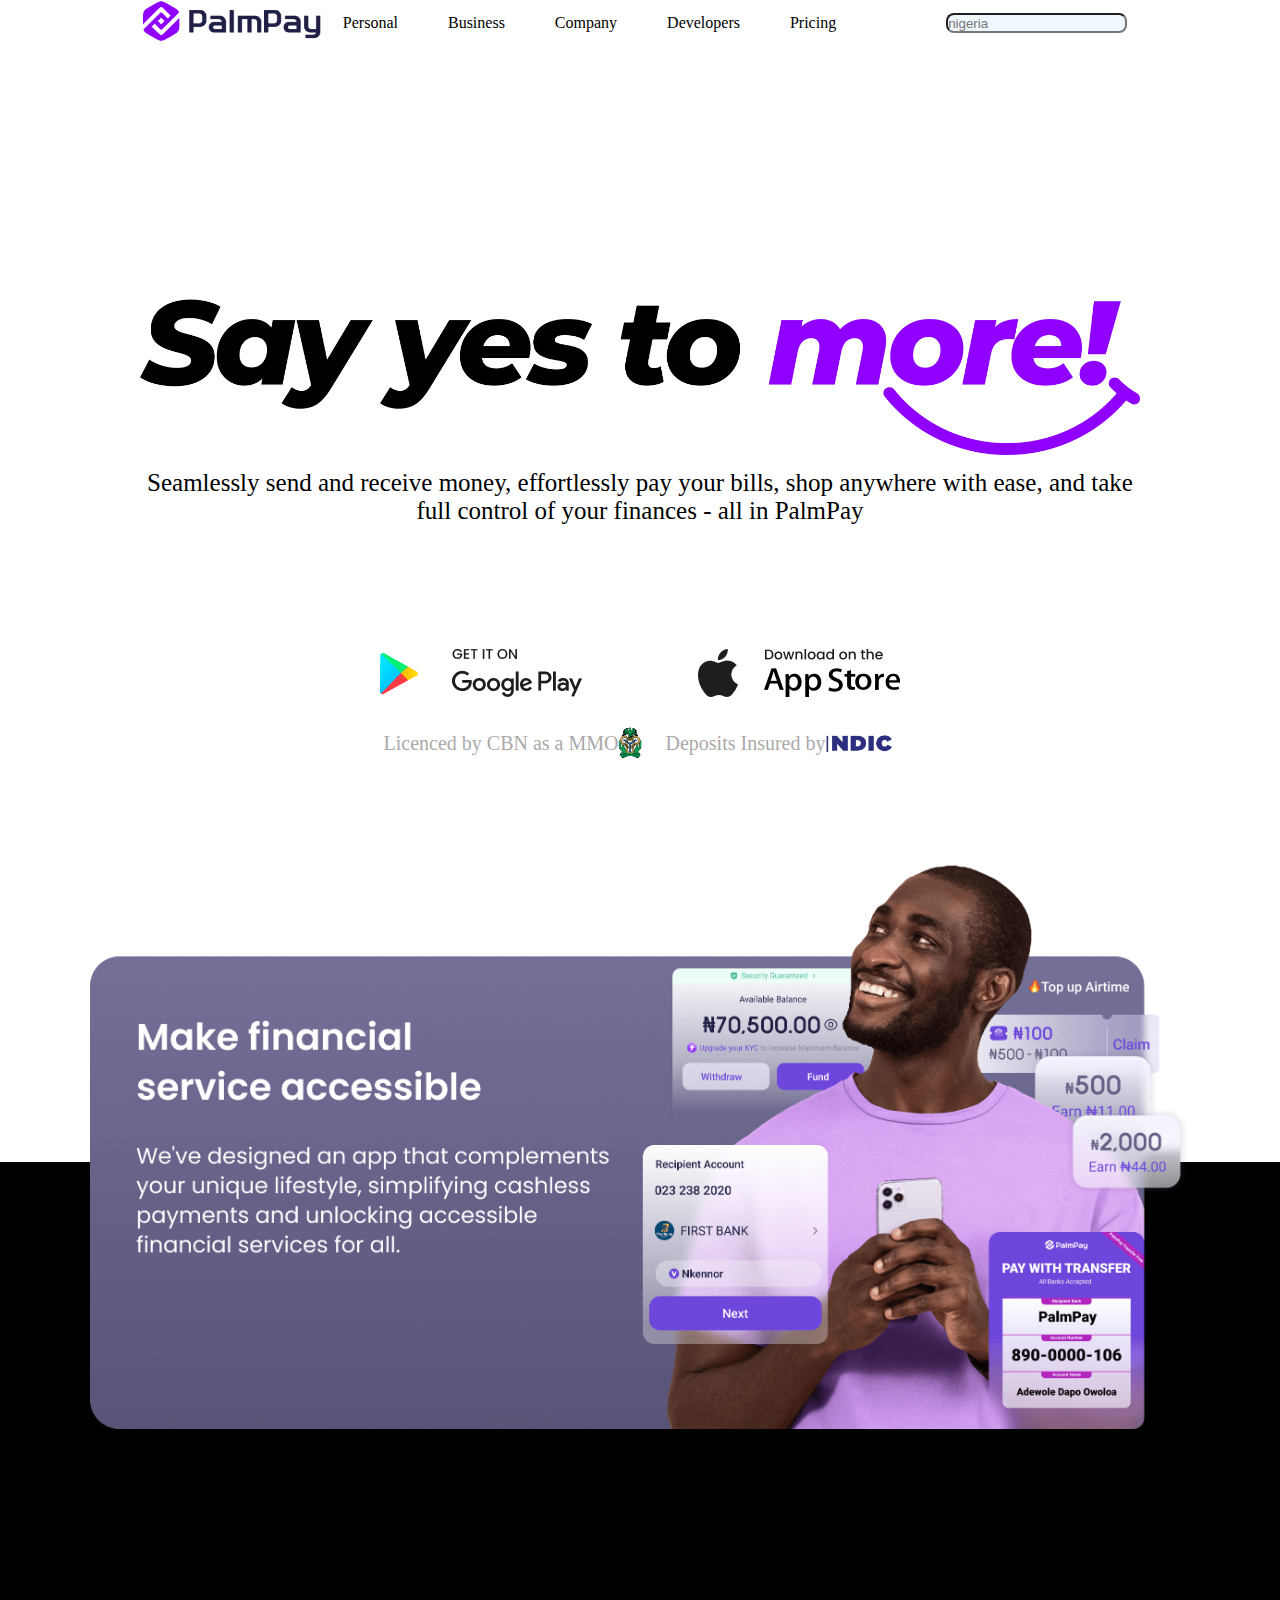
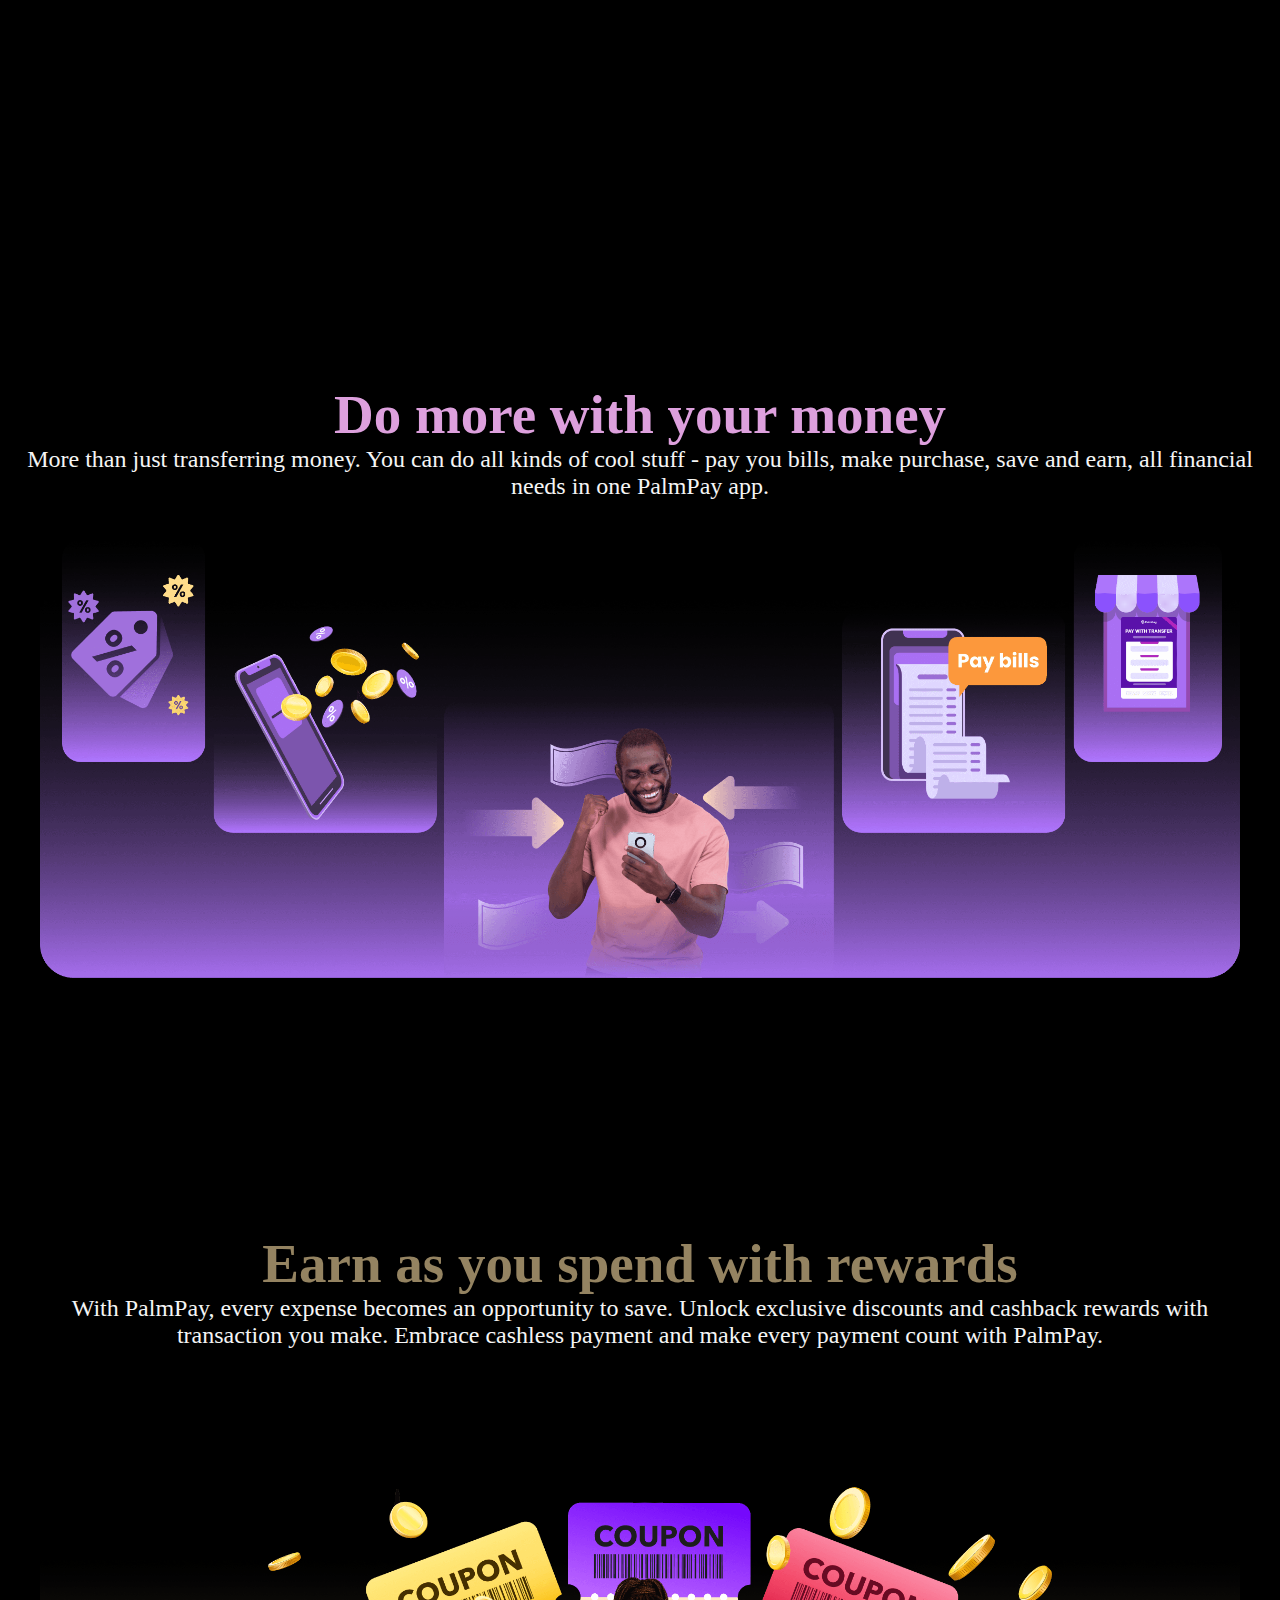
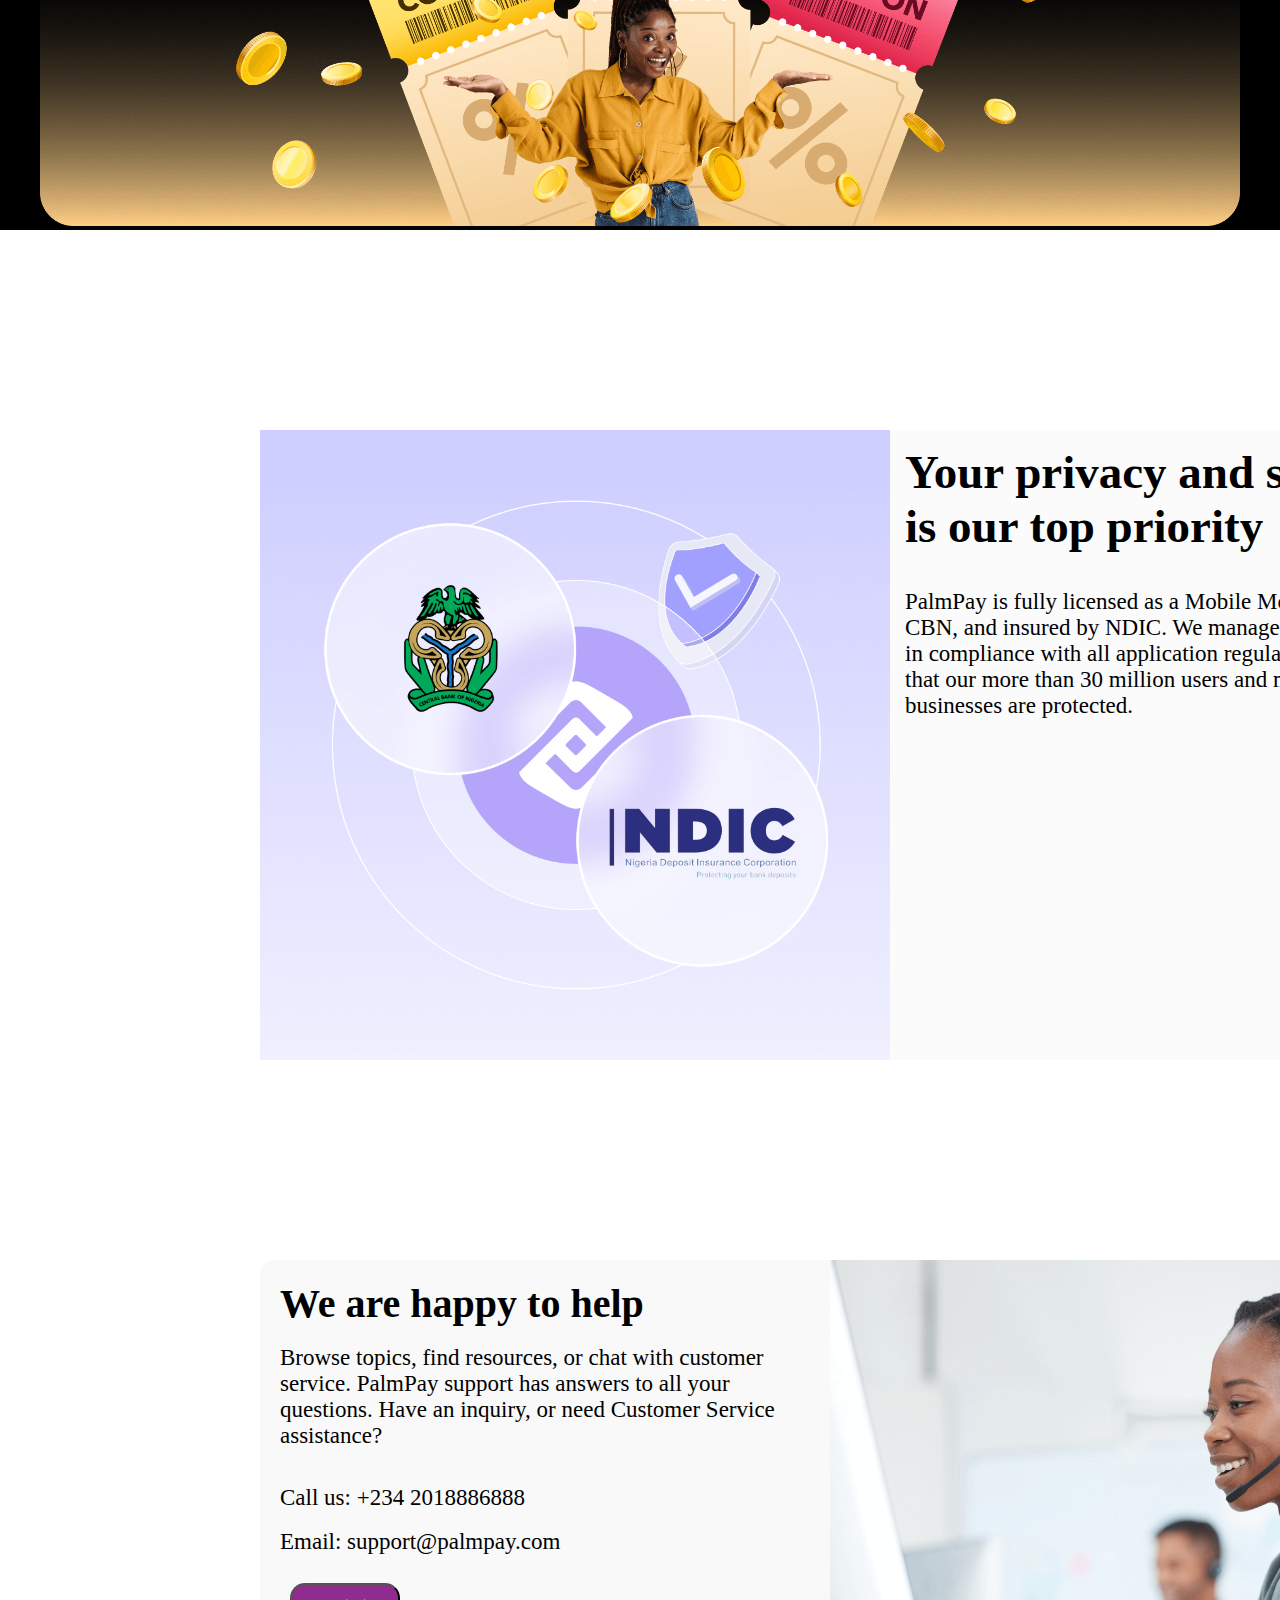
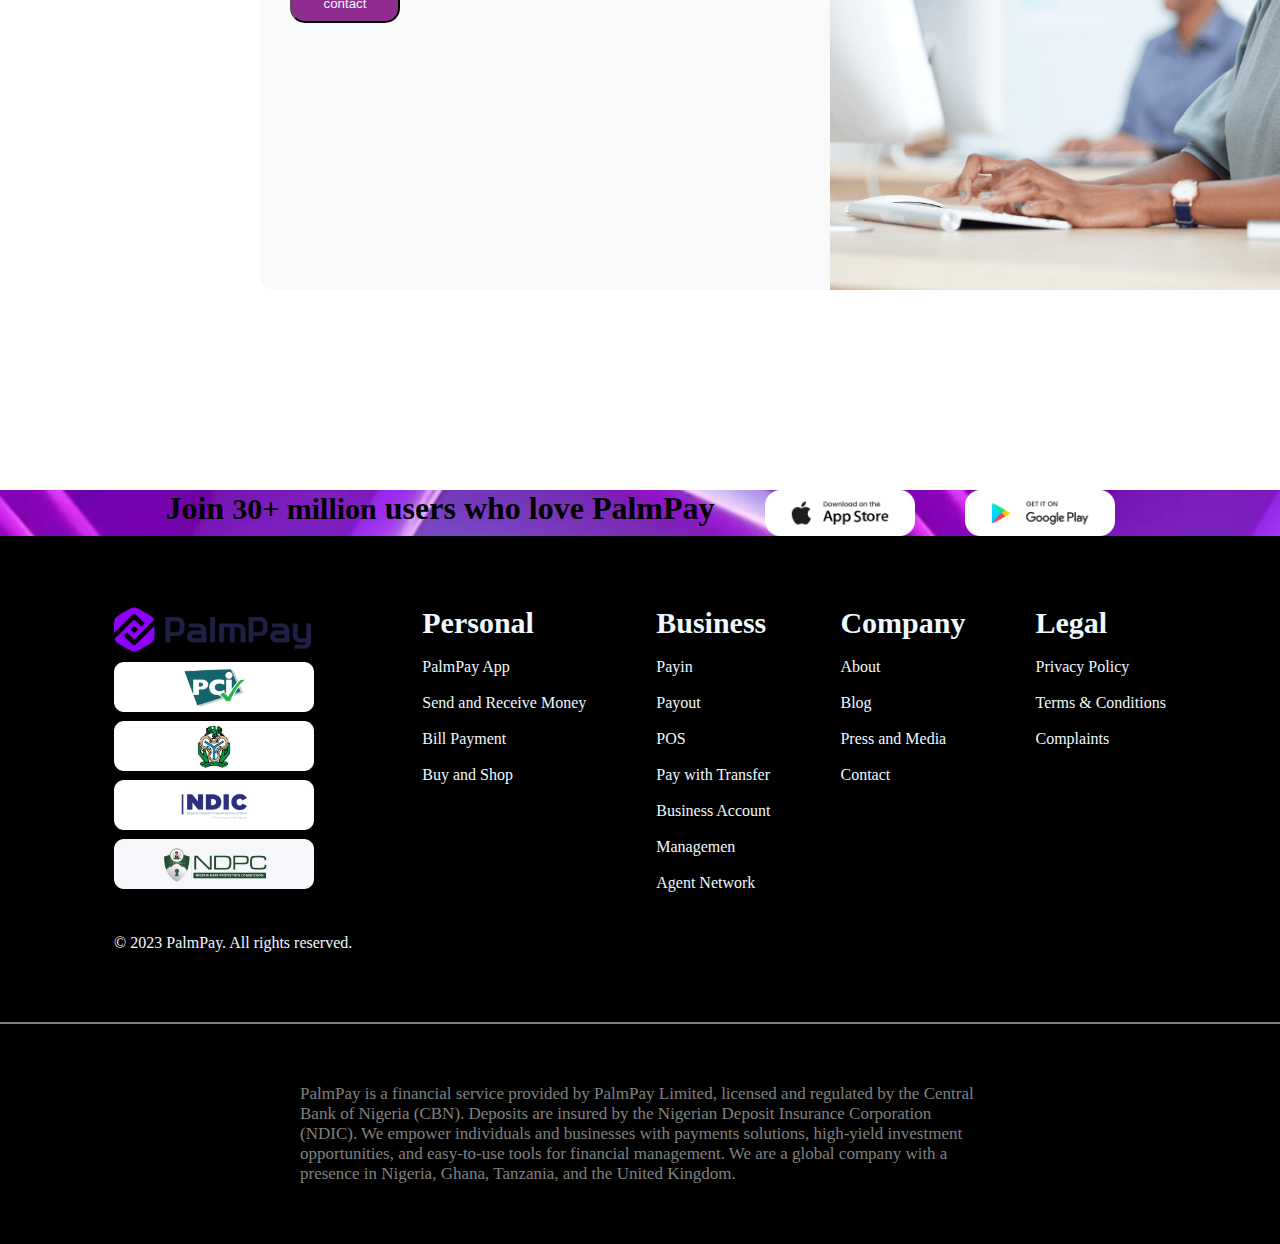
<file: html/index.html>
<!DOCTYPE html>
<html lang="en">
<head>
	<meta charset="UTF-8">
	<meta name="viewport" content="width=device-width, initial-scale=1.0">
	<title>PalmPay | say yes to more</title>
	<link rel="stylesheet" href="../css/index.css">
	<link rel="icon" href="../image/10.png">
	
</head>
<body>
	<div class="wrapper">
		<div class="contaier">



			<div class="row" id="nav">
				<nav>
					<div>
						<img style="padding-right: 20px; width: 200px;" src="../image/logo.e481427a.png">
					</div>
					
						<ul class="ul">
							<li>Personal</li>
							<li>Business</li>
							<li>Company</li>
							<li>Developers</li>
							<li>Pricing</li>
							<i class="fa-sharp-duotone fa-solid fa-flag-usa"></i>
							<input type="text" placeholder="nigeria "/>
						</ul>

						
						

					

				</nav>
			</div>

			<div class="row">
				<div class="sayNomore">
					<img  src="../image/Slogan.42823a0f.png">
					<p>Seamlessly send and receive money, effortlessly pay your bills, shop anywhere with ease, and take <br/> full control of your finances - all in PalmPay</p>
				</div>


				<div class="saynoMore">
					<div class="img">
						<img src="../image/googlePlay.84c90596.png" >
						<img src="../image/appStore.5b02addd.png" >
	
					</div>
					<div style="display: flex;justify-content: center; gap: 20px;">
						<div style="display: flex;align-items: center;">
							<p style="font-size: 20px;color: rgb(172, 169, 169);">Licenced by CBN as a MMO	</p>
							<img style="width: 100ppx;" src="../image/11.png">

						</div>
						<div style="display: flex;align-items: center;">
							<p style="font-size: 20px;color: rgb(172, 169, 169);">Deposits Insured by </p>
							<img style="width: 10ppx;" src="../image/12.png">
						</div>
						
					</div>
				</div>




			</div>

			<div class="row">
				<div class="moreMoney">
					<div class="makefi">
						<img style="width: 1100px;" src="../image/makeFinancial.16856f8a.png" alt="">
					</div>

					<div class="more">
						<h1 style="font-size: 55px; color: plum; row-gap: 10px;">Do more with your money</h1>
						<p style="font-size: 24px;">More than just transferring money. You can do all kinds of cool stuff - pay you bills, make purchase, save and earn, all financial <br/> needs in one PalmPay app.</p>
						<img style="width: 1200px;" src="../image/payBills.0efc6845.png">
					</div>
					<div class="more1">
						<h1 style="font-size: 55px; color: rgb(148, 131, 97)">Earn as you spend with rewards</h1>
						<p style="font-size: 24px;">With PalmPay, every expense becomes an opportunity to save. Unlock exclusive discounts and cashback rewards with <br/>transaction you make. Embrace cashless payment and make every payment count with PalmPay.</p>
						<img style="width: 1200px;" src="../image/coupons.b7c11783.png" alt="">
					</div>


				</div>
			</div>

			<div class="row">
				<div class="main">
					<div class="first">
						<div class="pic">
							<img src="../image/NDIC.80dcf580.png" alt="">
						</div>
						<div class="text">
							<h1 style="font-size: 47px;">
							 Your privacy and security 
								<br/> is our top priority</h1>
								<br/><br/>
							<p style="font-size: 23px;">PalmPay is fully licensed as a Mobile Money Operator by CBN, and insured by NDIC. We manage customers' funds in compliance with all application regulations. This means that our more than 30 million users and millions of businesses are protected.</p>
						</div>
					</div>
				    <div class="second">
						<div class="text1" style="padding: 20px;">
							<h1  style="font-size: 40px;">We are happy to help</h1>
							<br/>
							<p style="font-size: 23px;">Browse topics, find resources, or chat with customer service. PalmPay support has answers to all your questions. Have an inquiry, or need Customer Service assistance?</p>
							<br/>
							<br/>
							<p style="font-size: 23px;">Call us: +234 2018886888</p>
							<br>
							<p style="font-size: 23px;">Email: support@palmpay.com</p>
							<br/>
							<button type="button">contact</button>
						</div>
						<div class="pic1">
							<img src="../image/HelpCenter.7adf53ab.png" alt="">
						</div>
					</div>
				</div>
			</div>

			<div class="row">
				<div class="color">
					<h1>Join <b>30+ million</b>  users who love PalmPay</h1>
					<img style="width: 150px;" src="../image/appStore.5b02addd.png">
					<img style="width: 150px;" src="../image/googlePlay.84c90596.png">
				</div>
			</div>
			
			<div class="row">
				<div class="footer">
					<div class="rom">
						<ul>
							<li><img style="width: 200px;margin-bottom: 5px;" src="../image/logo.e481427a.png"></li>
							<li><img style="width: 200px;margin-bottom: 5px;" src="../image/PCI.61c854da.png"></li>
							<li><img style="width: 200px;margin-bottom: 5px;" src="../image/centralBank.e14647d7.png"></li>
							<li><img style="width: 200px;margin-bottom: 5px;" src="../image/NDIC.2b6dc455.png"></li>
							<li><img style="width: 200px;margin-bottom: 5px;" src="../image/NDPC.5e0c1fc1.png"></li>
						</ul>
						<br><br>
						<p>© 2023 PalmPay. All rights reserved.</p>
					</div>

					<div class="rom">
						<ul>
							<li><b>Personal</b></li><br>
							<li>PalmPay App</li><br>
							<li>Send and Receive Money</li><br>
							<li>Bill Payment</li><br>
							<li>Buy and Shop</li>

						</ul>
					</div>

					<div class="rom">
						<ul>


							<li><b>Business</b></li><br>
							<li>Payin</li><br>
							<li>Payout</li><br>
							<li>POS</li><br>
							<li>Pay with Transfer</li><br>
							<li>Business Account</li><br>
							<li>Managemen</li><br>
							<li>Agent Network</li>
						</ul>
					</div>

					<div class="rom">
						<ul>
							<li><b>Company</b></li><br/>
							<li>About</li><br/>
							<li>Blog</li><br/>
							<li>Press and Media</li><br/>
							<li>Contact</li>
				
						</ul>
					</div>

					<div class="rom">
						<ul>
							<li><b>Legal</b></li><br/>
							<li>Privacy Policy</li><br/>
							<li>Terms & Conditions</li><br/>
							<li>Complaints </li>
						</ul>
<br><br><br><br><br><br><br>
						
					</div>

					
				</div>
				<hr style="border: 0.3px solid gray;">
				<div class="footer2">
					<div class="col">
						<p style="color: gray; font-size: 17px;">PalmPay is a financial service provided by PalmPay Limited, licensed and regulated by the Central Bank of Nigeria (CBN). Deposits are insured by the Nigerian Deposit Insurance Corporation (NDIC). We empower individuals and businesses with payments solutions, high-yield investment opportunities, and easy-to-use tools for financial management. We are a global company with a presence in Nigeria, Ghana, Tanzania, and the United Kingdom.</p>
					</div>
				</div>
			</div>



		</div>
	</div>
	
</body>
</html>
</file>
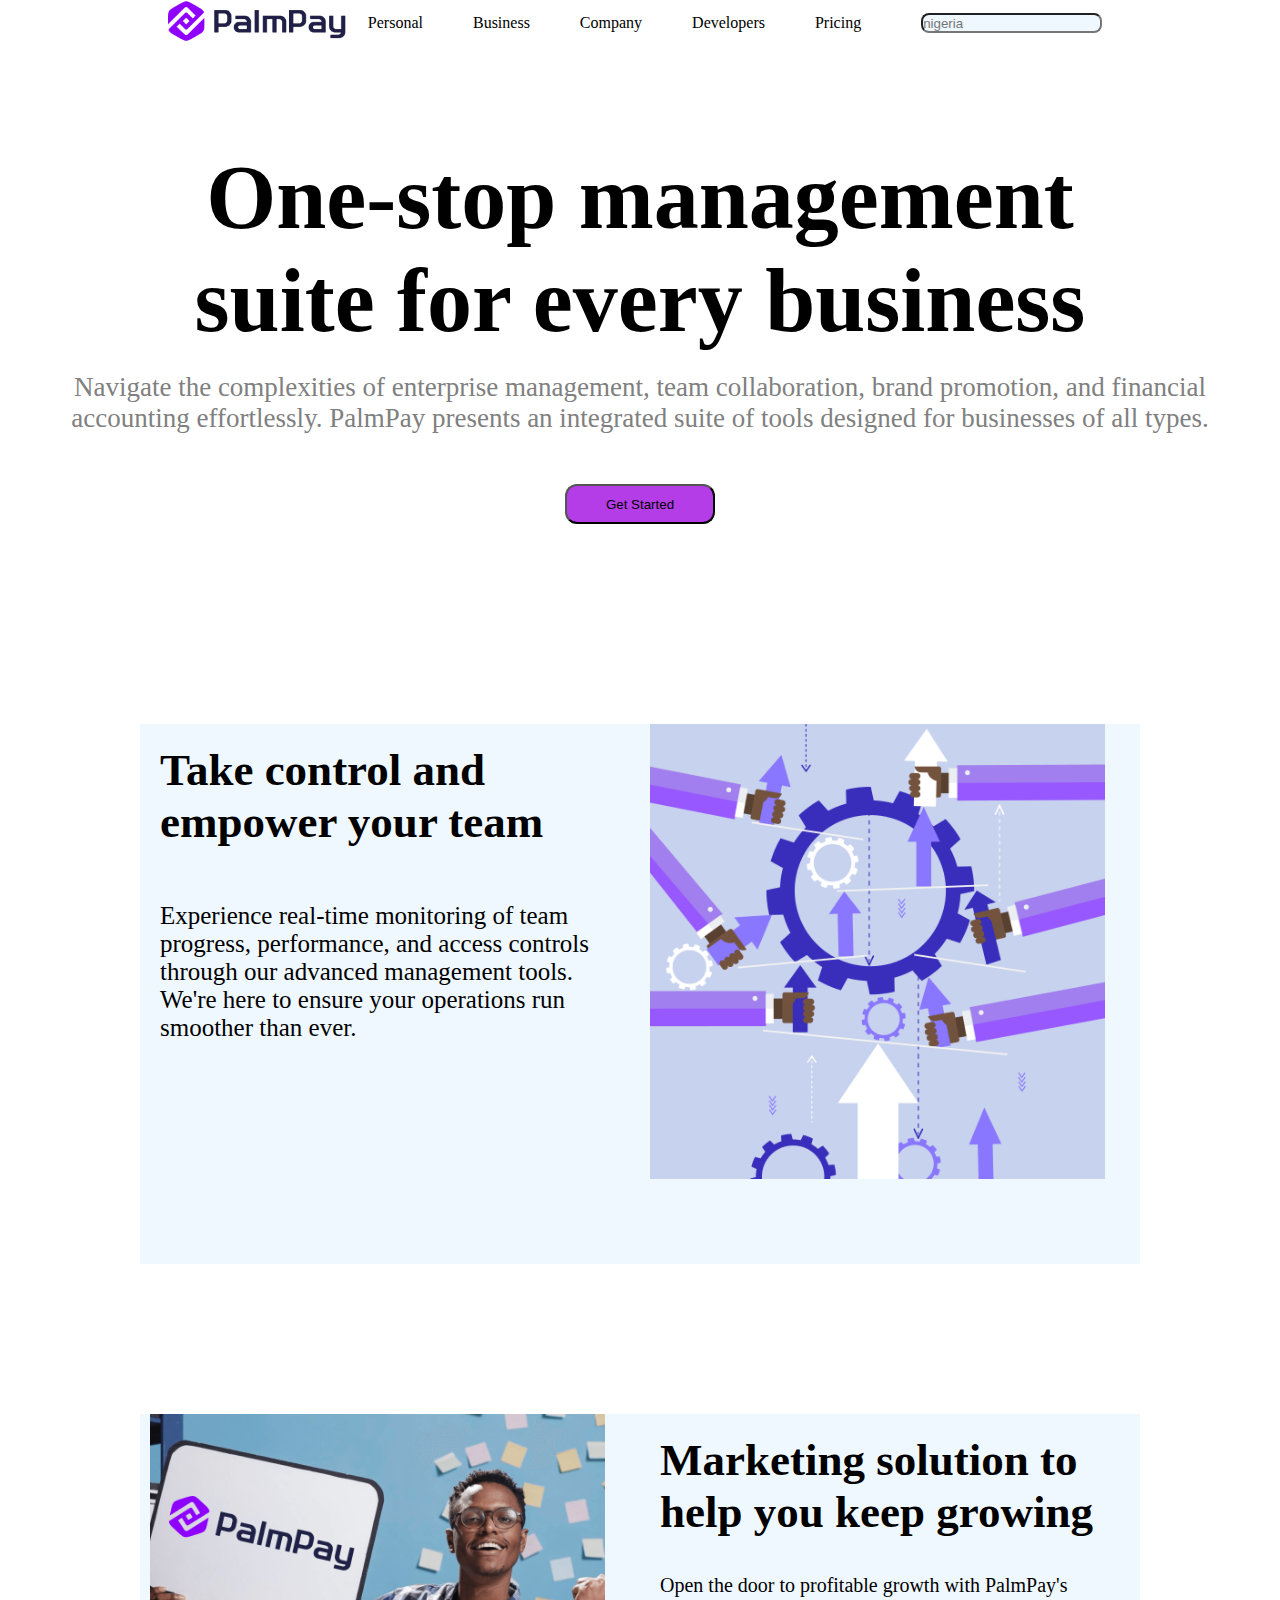
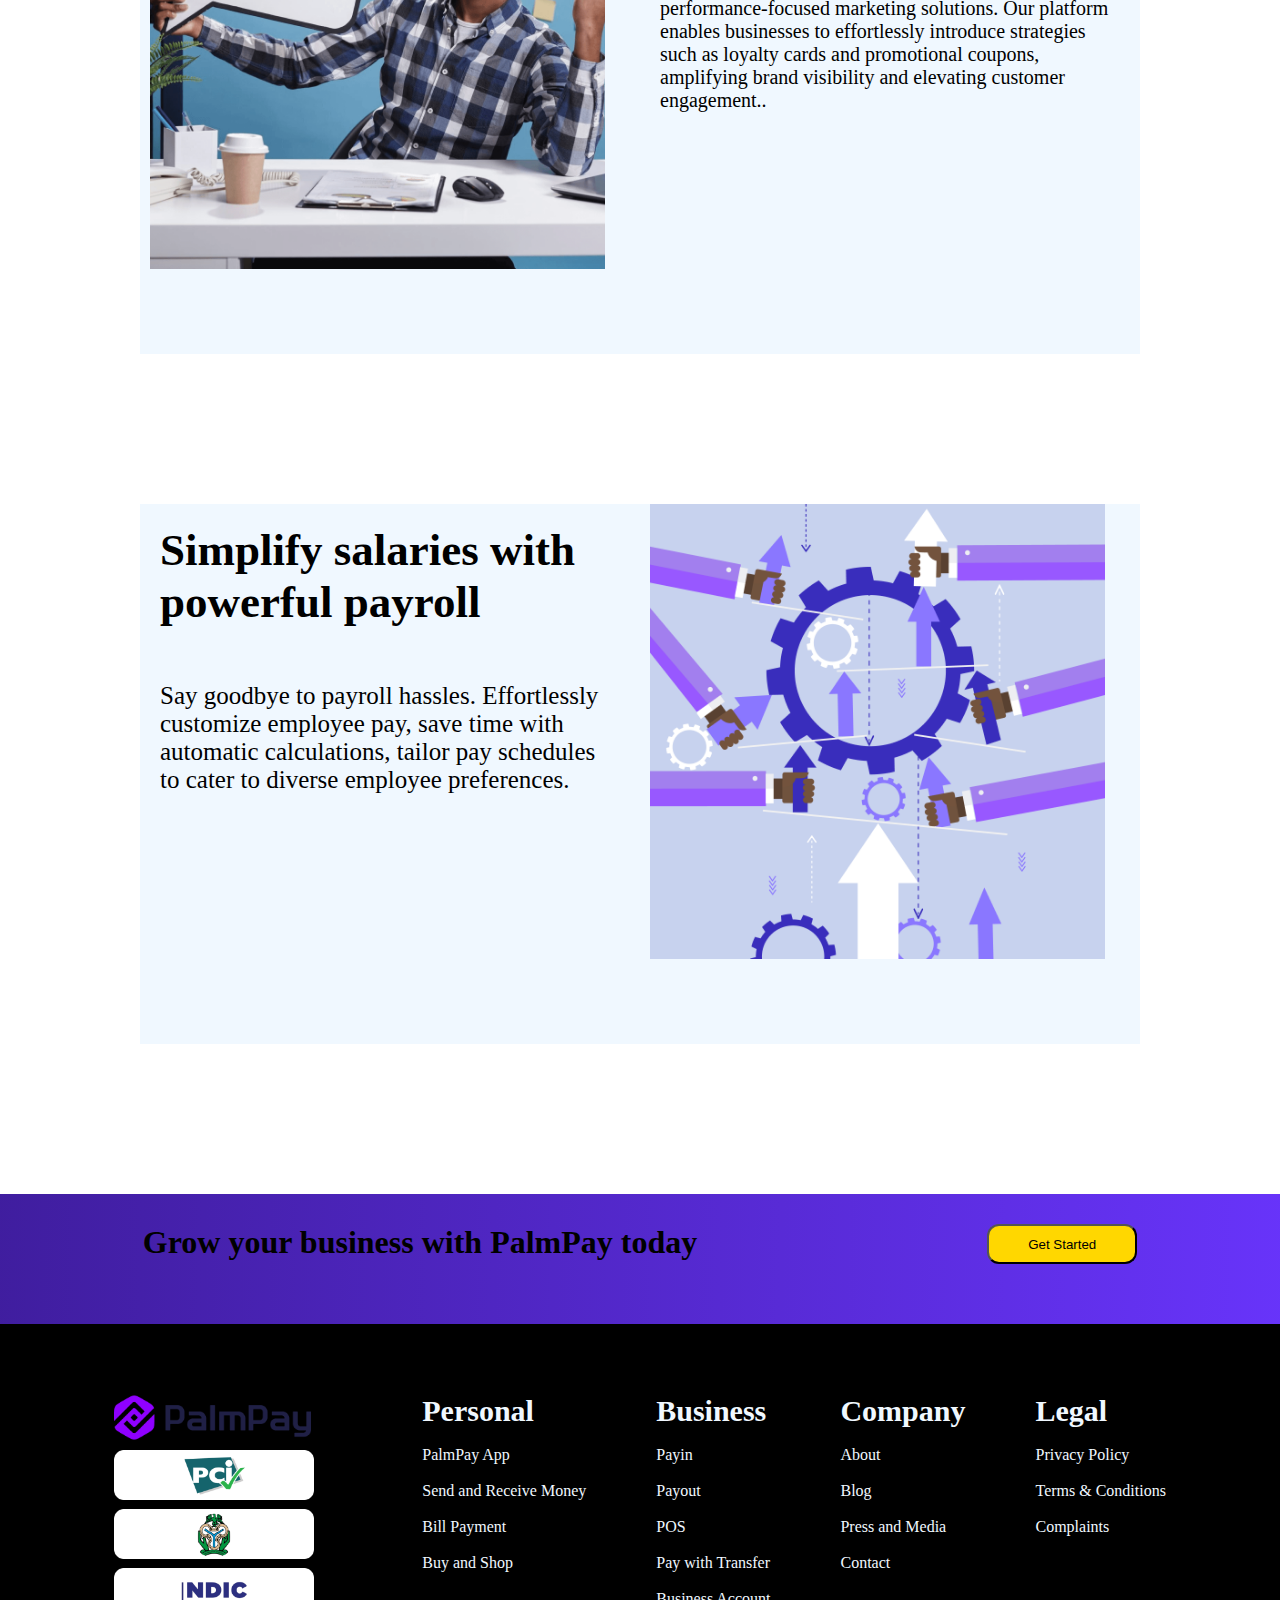
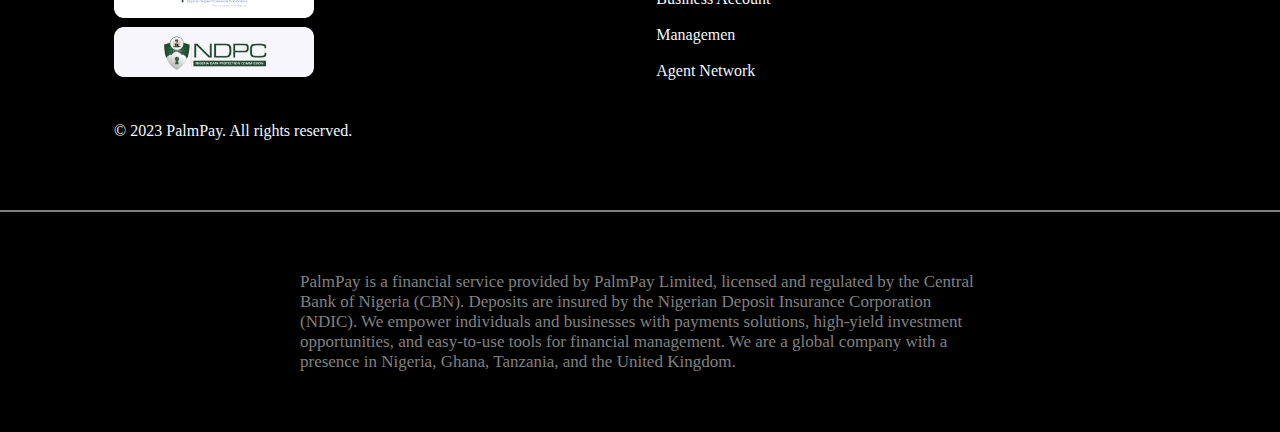
<file: html/new-palmpay.html>
<!DOCTYPE html>
<html lang="en">
<head>
	<meta charset="UTF-8">
	<meta name="viewport" content="width=device-width, initial-scale=1.0">
	<title>PalmPay | say yes to more</title>
	<link rel="stylesheet" href="../css/new-palmpy.css">
	<link rel="icon" href="../image/10.png">
</head>
<body>
	<div class="wrapper">
		<div class="comtainer">


			<div class="row" >
				<nav>
					<div>
						<img style="padding-right: 20px; width: 200px;" src="../image/logo.e481427a.png">
					</div>
					
						<ul class="ul">
							<li>Personal</li>
							<li>Business</li>
							<li>Company</li>
							<li>Developers</li>
							<li>Pricing</li>
					
							<input type="text" placeholder="nigeria "/>
						</ul>
		
						
						
		
					
		
				</nav>
			</div>
		
			<div class="row">
				<div class="Get-started">
					<h1>One-stop management <br/> suite for every business</h1>
					<p>Navigate the complexities of enterprise management, team collaboration, brand promotion, and financial <br/> accounting effortlessly. PalmPay presents an integrated suite of tools designed for businesses of all types.</p>
				<button type="button">Get Started</button>
				</div>
			</div>
		
			<div class="row">
				<div class="main">
					<div class="home">
						<div class="box box1">
							<h1>Take control and <br>
								empower your team</h1>
								<br><br><br>
		
								<p>Experience real-time monitoring of team progress, performance, and access controls through our advanced management tools. We're here to ensure your operations run smoother than ever.</p>
						</div>
						<div class="box box2">
							<img src="../image/EmpowerYourTeam.31f4d51d.png">
						</div>
						
					</div>
					<div class="home">
						<div class="box box11">
							<img src="../image/KeepGrowing.2710611d.png">
						</div>
						<div class="box boxq">
							<h1>Marketing solution to
								help you keep growing</h1>
								<br><br>
		
								<p>Open the door to profitable growth with PalmPay's performance-focused marketing solutions. Our platform enables businesses to effortlessly introduce strategies such as loyalty cards and promotional coupons, amplifying brand visibility and elevating customer engagement..</p>
							
						</div>
		
				</div>
		
				<div class="home">
					<div class="box box1">
						<h1>Simplify salaries with
							powerful payroll</h1>
							<br><br><br>
		
							<p>Say goodbye to payroll hassles. Effortlessly customize employee pay, save time with automatic calculations, tailor pay schedules to cater to diverse employee preferences.</p>
					</div>
					<div class="box box2">
						<img src="../image/EmpowerYourTeam.31f4d51d.png">
					</div>
					
				</div>
			</div>
			</div>

			<div class="row">
				<div class="color">
					<h1>Grow your business with PalmPay today</h1>
					<button type="button"> Get Started</button>
				</div>

			</div>

			<div class="row">
				<div class="footer">
					<div class="rom">
						<ul>
							<li><img style="width: 200px;margin-bottom: 5px;" src="../image/logo.e481427a.png"></li>
							<li><img style="width: 200px;margin-bottom: 5px;" src="../image/PCI.61c854da.png"></li>
							<li><img style="width: 200px;margin-bottom: 5px;" src="../image/centralBank.e14647d7.png"></li>
							<li><img style="width: 200px;margin-bottom: 5px;" src="../image/NDIC.2b6dc455.png"></li>
							<li><img style="width: 200px;margin-bottom: 5px;" src="../image/NDPC.5e0c1fc1.png"></li>
						</ul>
						<br><br>
						<p>© 2023 PalmPay. All rights reserved.</p>
					</div>

					<div class="rom">
						<ul>
							<li><b>Personal</b></li><br>
							<li>PalmPay App</li><br>
							<li>Send and Receive Money</li><br>
							<li>Bill Payment</li><br>
							<li>Buy and Shop</li>

						</ul>
					</div>

					<div class="rom">
						<ul>


							<li><b>Business</b></li><br>
							<li>Payin</li><br>
							<li>Payout</li><br>
							<li>POS</li><br>
							<li>Pay with Transfer</li><br>
							<li>Business Account</li><br>
							<li>Managemen</li><br>
							<li>Agent Network</li>
						</ul>
					</div>

					<div class="rom">
						<ul>
							<li><b>Company</b></li><br/>
							<li>About</li><br/>
							<li>Blog</li><br/>
							<li>Press and Media</li><br/>
							<li>Contact</li>
				
						</ul>
					</div>

					<div class="rom">
						<ul>
							<li><b>Legal</b></li><br/>
							<li>Privacy Policy</li><br/>
							<li>Terms & Conditions</li><br/>
							<li>Complaints </li>
						</ul>
<br><br><br><br><br><br><br>
						
					</div>

					
				</div>
				<hr style="border: 0.3px solid gray;">
				<div class="footer2">
					<div class="col">
						<p style="color: gray; font-size: 17px;">PalmPay is a financial service provided by PalmPay Limited, licensed and regulated by the Central Bank of Nigeria (CBN). Deposits are insured by the Nigerian Deposit Insurance Corporation (NDIC). We empower individuals and businesses with payments solutions, high-yield investment opportunities, and easy-to-use tools for financial management. We are a global company with a presence in Nigeria, Ghana, Tanzania, and the United Kingdom.</p>
					</div>
				</div>
			</div>

		</div>
	</div>
	



	
</body>
</html>
</file>
<file: css/index.css>
*{
	box-sizing: border-box;
	padding: 0;
	margin: 0;

}
nav{
	display: flex;
	justify-content: center;
	bottom: 60px;
	box-shadow: inset;
	text-shadow: whitesmoke;
}
.ul{
	display: flex;
	align-items: center;
	gap: 50px;
	list-style-type: none;
}
.ul input{
	border-radius: 8px;
	background-color: aliceblue;
	margin: 10px;
	height: 20px;
}
.sayNomore{
	margin-top: 200px;
	justify-items: center;
	text-align: center;
	
}
.sayNomore img{
	padding-top: 40px;
	
	width: 1000px;
	
	
	text-align: center;
}
.sayNomore p{
	margin-top: 10px;
	font-size: 25px;
	margin-bottom: 100px;
}
.saynoMore{
	margin-top: 40px;
	text-align: center;
	margin-bottom: 30px;
	margin-bottom: 400px;

}
.moreMoney{
	background-color: black;

	color: whitesmoke;
	text-align: center;

}
.makefi{
	position: relative;
	bottom: 300px;
	
	align-items: center;
}
.more{
	margin-top: 250px;
}
.more1{
	margin-top: 250px;

}
.main{
	justify-content: center;
	
}
.first{
	/* padding: 20px; */
	margin-left: 260px;

	width: 1200px;
	height: 70vh;
	background-color: rgba(251, 251, 251, 0.96);
	/* border: 2px solid red; */
	margin-top: 200px;
	margin-bottom: 200px;
	display: flex;
	border-radius: 14px;

}
.pic{
	display: flex;
}
.text{
	
	padding: 15px;
}
.second{
	width: 1200px;
	height: 70vh;
	background-color: rgb(249, 249, 249);
	margin-left: 260px;
	/* border: 2px solid green; */
	margin-bottom: 200px;
	display: flex;
	border-radius: 14px;

}
.pic1{
	display: flex;
}
button{
	background-color: rgb(144, 43, 144);
	color: aliceblue;
	margin: 10px;
	width: 110px;
	height: 40px;
	border-radius: 15px;
}
.color{
	/* margin-top: 10px; */
	background-image: url(../image/col.png);
	display: flex;
	column-gap: 50px;
	justify-content: center;
}

.footer{
	color: aliceblue;
	background-color: black;
	justify-content: center;
	/* margin-top: 70px; */
	display: flex;
	column-gap: 70px;
	row-gap: 30px;
}
.rom{
	margin-top: 70px;
	margin-bottom: 70px;
}
ul{
	list-style-type: none;
}
b{
	font-size: 30px;
}

.fa-brands{
	font-size: 24px;  
	color: #3498db;   
	margin-right: 8px; 
	vertical-align: middle; 
}

.footer2{
	background-color: black;
	color: aliceblue;

}

.col{
	padding: 60px;
	padding-left: 300px;
	padding-right: 300px;
}
</file>
<file: css/new-palmpy.css>
*{
	box-sizing: border-box;
	padding: 0;
	margin: 0;

}
nav{
	
	display: flex;
	justify-content: center;
	bottom: 60px;
	box-shadow: inset;
	text-shadow: whitesmoke;
}
.ul{
	display: flex;
	align-items: center;
	gap: 50px;
	list-style-type: none;
}
.ul input{
	border-radius: 8px;
	background-color: aliceblue;
	margin: 10px;
	height: 20px;
}
.Get-started{
	margin-top: 100px;
	text-align: center;
}
.Get-started h1{
	font-size: 90px;
}
.Get-started p{
	margin-top: 20px;
	font-size: 27px;
	color: gray;
}
.Get-started button{
	margin: 50px;
	height: 40px;
	width: 150px;
	border-radius: 12px;
	background-color: rgb(180, 61, 232);
}
.Get-started button:hover {
	margin: 50px;
	height: 40px;
	width: 150px;
	border-radius: 12px;
	background-color: rgb(200, 192, 203);
	cursor: pointer;
	color: white;
}
.main{
	justify-content: center;
}
.home{
	margin-top:150px;
	justify-content: center;
	align-items: center;
	/* text-align: center; */
	display: flex;
	margin-bottom: 150px;
	border-radius: 150px;
	

}
.box{

	background-color: aliceblue;
	width: 500px;
	/* border: 2px solid red; */
	height: 60vh;
}
.box1{
	padding: 20px;
}
.box1 h1{
	font-size: 45px;
}
.box1 p{
	font-size: 25px;
}
.box2 img{
	padding-left: 10px;
	width: 465px;
}
.boxq{
	/* margin-top: 100px; */
	padding: 20px;
}
.boxq h1{
	font-size: 45px;
}
.boxq p{
	font-size: 20px;
}
.box11 img{
	padding-left: 10px;
	width: 465px;
}

.color{  
	margin-top: 20px;
	text-align: center;
	padding-top: 30px;
	background: linear-gradient(91deg, #3d1c99 -6.56%, #6a35ff 106.09%);
	padding-bottom: 60px;
	justify-content: center;
	display: flex;
	gap: 290px;
}
.color button{
	/* margin: 50px; */
	height: 40px;
	width: 150px;
	border-radius: 12px;
	background-color: gold;
}
.color button:hover{
	/* margin: 50px; */
	height: 40px;
	width: 150px;
	border-radius: 12px;
	background-color: rgb(212, 141, 248);
	color: wheat;
	cursor: pointer;
}
.footer{
	color: aliceblue;
	background-color: black;
	justify-content: center;
	/* margin-top: 70px; */
	display: flex;
	column-gap: 70px;
	row-gap: 30px;
}
.rom{
	margin-top: 70px;
	margin-bottom: 70px;
}
ul{
	list-style-type: none;
}
b{
	font-size: 30px;
}

.fa-brands{
	font-size: 24px;  
	color: #3498db;   
	margin-right: 8px; 
	vertical-align: middle; 
}

.footer2{
	background-color: black;
	color: aliceblue;

}

.col{
	padding: 60px;
	padding-left: 300px;
	padding-right: 300px;
}
</file>
